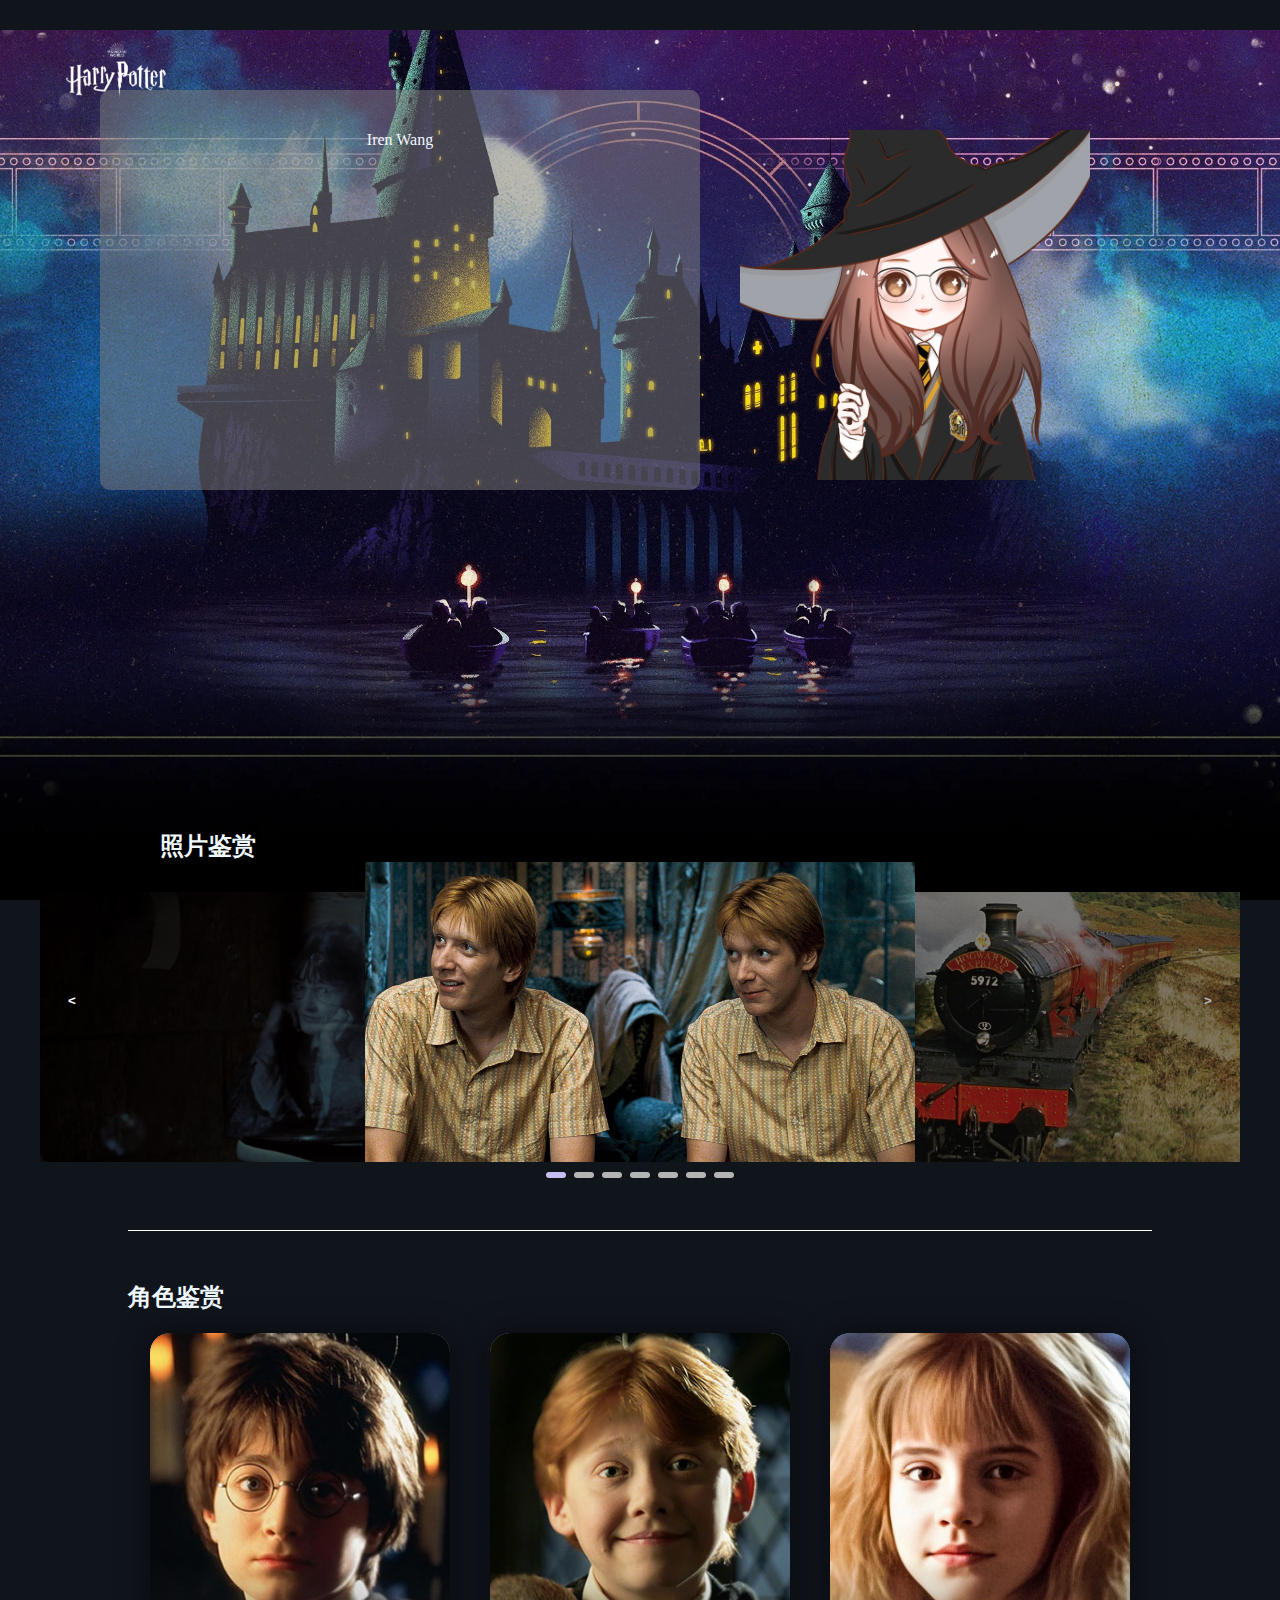
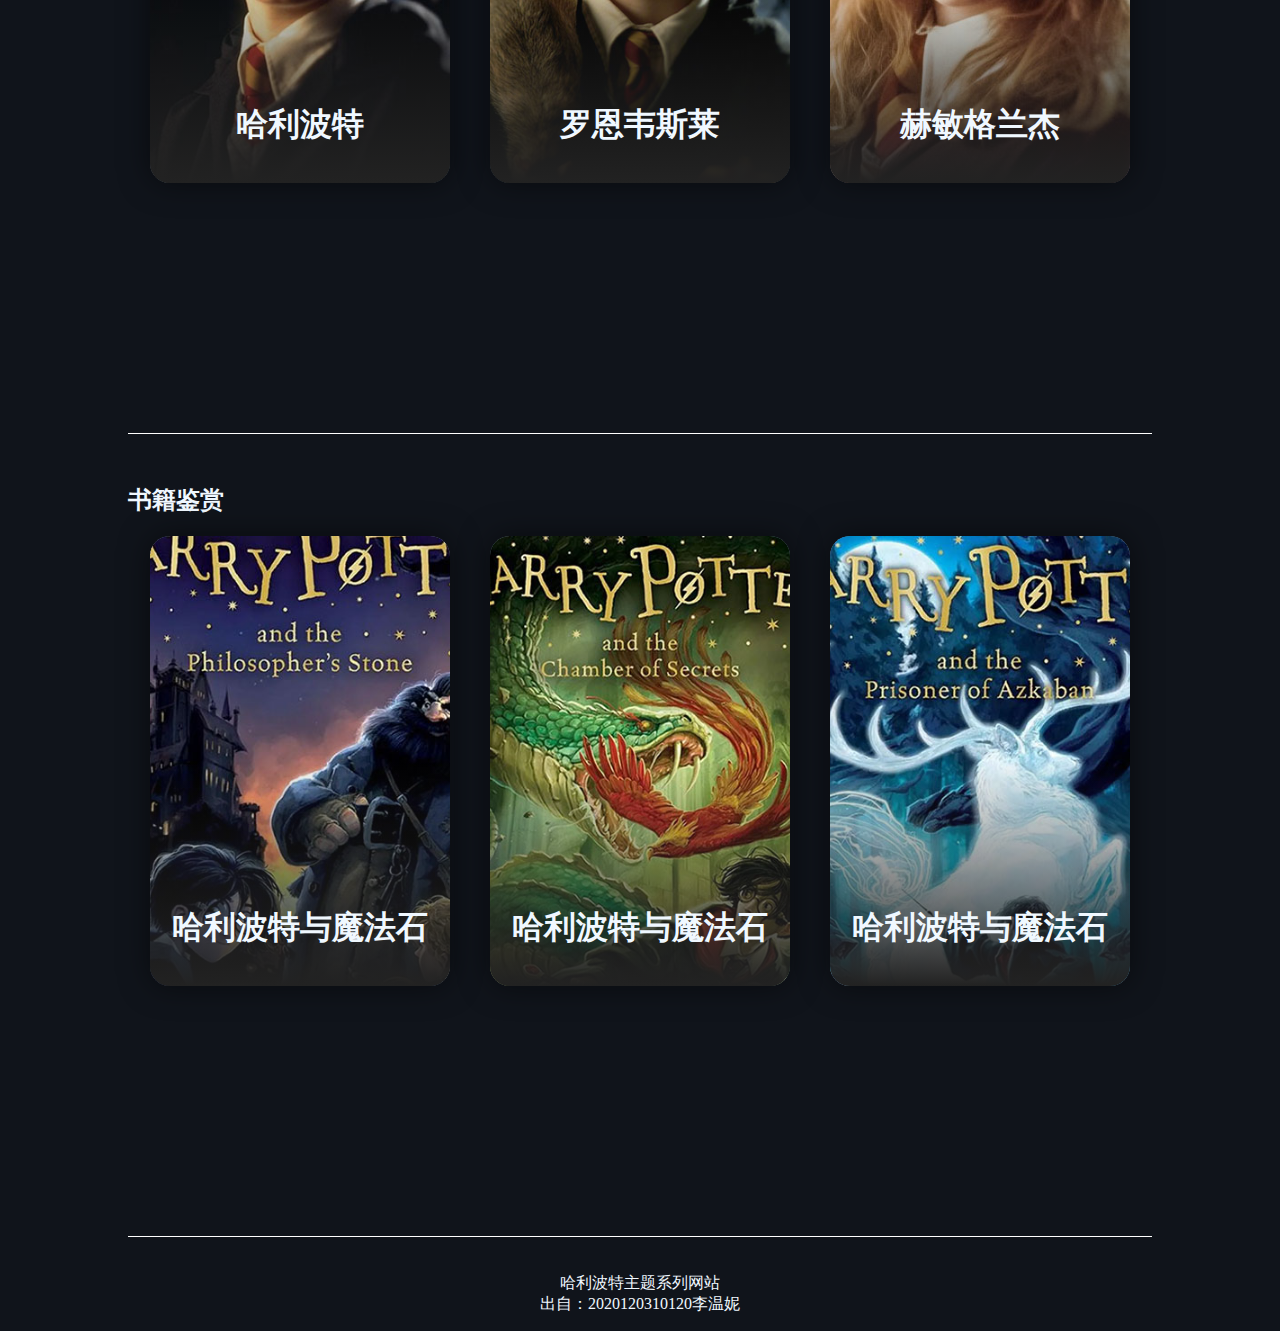
<file: HarryPortWeb/html/index.html>
<!DOCTYPE html>
<html lang="en">
<head>
    <meta charset="UTF-8">
    <title>HarryPotter</title>
    <link rel="stylesheet" href="../css/index.css">
</head>
<body>
    <div id="part1">
    <header>
        <nav>
        <a href="./index.html" class="logo">
            <img src="../image/logo.png">
        </a>
    </nav>
        <div class="transparent-box">
            <p>Iren Wang</p>
        </div>
        <div>
            <img class="yueyue" src="../image/yueyue.png">
        </div>
    </header>

    </div>
        <!-- 首页内容 -->
        <div class="part2">
            <div class="biaoti1"><h2>照片鉴赏</h2></div>
            <!-- 放图片 -->
            <div class="banner-box"></div>
            <!-- 左右图标 -->
            <button class="slide-left-btn">&lt</button>
            <button class="slide-right-btn">&gt</button>
            <div class="pagination-box"></div>
        </div>
        <div class="underline1"></div>
        <div class="part3">
            <div class="biaoti2"><h2>角色鉴赏</h2></div>
            <div class="chose">
                <div class="card">
                    <div class="photo">
                        <img src="../image/头像.jpg" alt="1">
                    </div>
                    <h1>哈利波特</h1>
                    <h2>HarryPotter</h2>
                    <p>哈利从小受尽苦难，并没有被苦难压倒，而有志气做一名本事高强的巫师。</p>
                    <a href="tml">了解更多</a>
                </div>
                <div class="card">
                    <div class="photo">
                        <img src="../image/头像2.jpg" alt="2">
                    </div>
                    <h1>罗恩韦斯莱</h1>
                    <h2>Ron Weasley</h2>
                    <p>哈利的好友，书中的喜剧角色。和哈利是铁哥们，最后和赫敏结婚，并和哈利在魔法部成为同事。</p>
                    <a href="tml">了解更多</a>
                </div>
                <div class="card">
                    <div class="photo">
                        <img src="../image/头像3.jpg" alt="3">
                    </div>
                    <h1>赫敏格兰杰</h1>
                    <h2>Hermione Granger</h2>
                    <p>赫敏格兰杰是小说《哈利·波特》系列主角之一，于1979年9月19日生于一个普通中产阶级家庭。</p>
                    <a href="tml">了解更多</a>
                </div>
            </div>
        </div>
        <div class="underline2"></div>
        <div class="part4">
            <div class="biaoti3"><h2>书籍鉴赏</h2></div>
            <div class="chose2">
                <div class="card2">
                    <div class="photo2">
                        <img src="../image/书2.jpg" alt="1">
                    </div>
                    <h1>哈利波特与魔法石</h1>
                    <h2>系列第一部</h2>
                    <p>哈利一年级时与罗恩，赫敏找出了魔法石的秘密并突破关卡阻止了被伏地魔附身的奇洛教授窃取魔法石。</p>
                    <a href="book.html">了解更多</a>
                </div>
                <div class="card2">
                    <div class="photo2">
                        <img src="../image/书.jpg" alt="2">
                    </div>
                    <h1>哈利波特与魔法石</h1>
                    <h2>系列第二部</h2>
                    <p>哈利一年级时与罗恩，赫敏找出了魔法石的秘密并突破关卡阻止了被伏地魔附身的奇洛教授窃取魔法石。</p>
                    <a href="book.html">了解更多</a>
                </div>
                <div class="card2">
                    <div class="photo2">
                        <img src="../image/书3.jpg" alt="3">
                    </div>
                    <h1>哈利波特与魔法石</h1>
                    <h2>系列第三部</h2>
                    <p>哈利一年级时与罗恩，赫敏找出了魔法石的秘密并突破关卡阻止了被伏地魔附身的奇洛教授窃取魔法石。</p>
                    <a href="book.html">了解更多</a>
                </div>
            </div>
        </div>
        <div class="underline3"></div>
        <div class="footer">
            哈利波特主题系列网站<br>
            出自：2020120310120李温妮<br>
        </div>
    <script src="../jsp/index.js"></script>
</body>
</html>
</file>
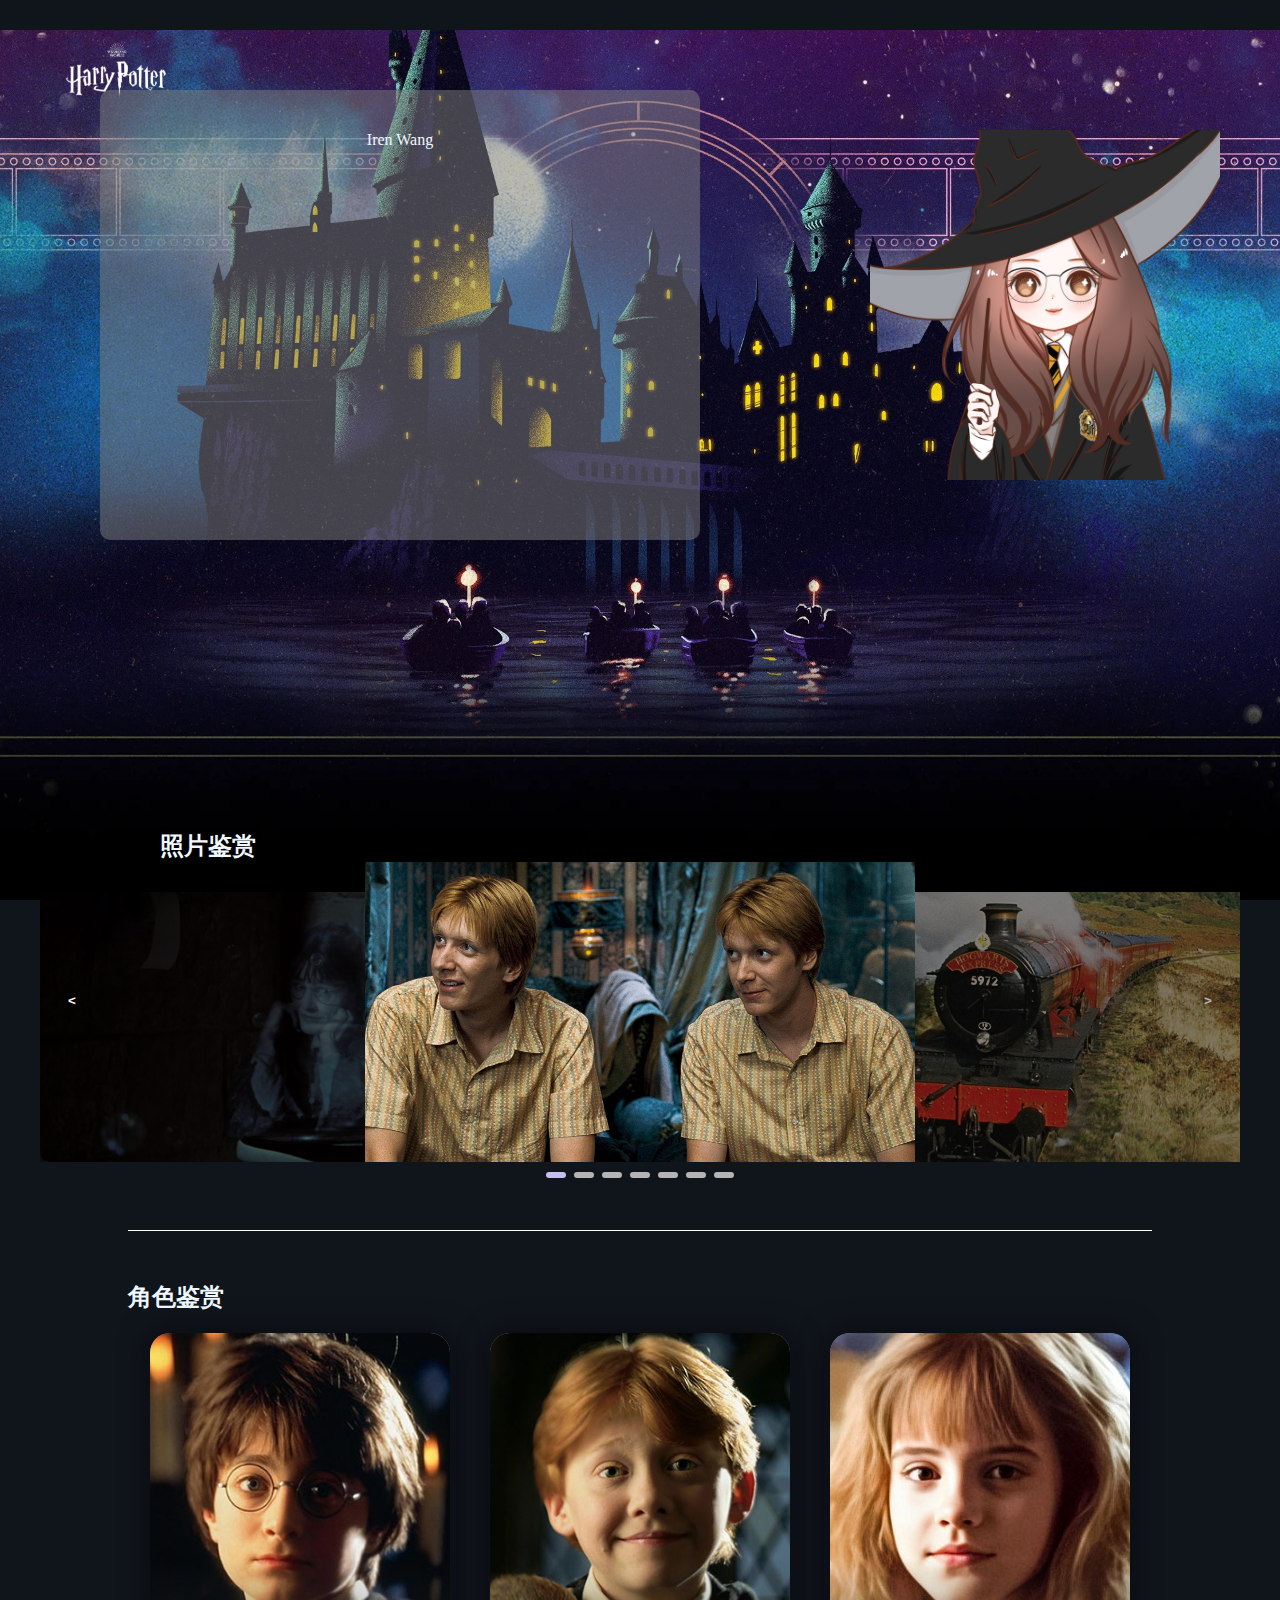
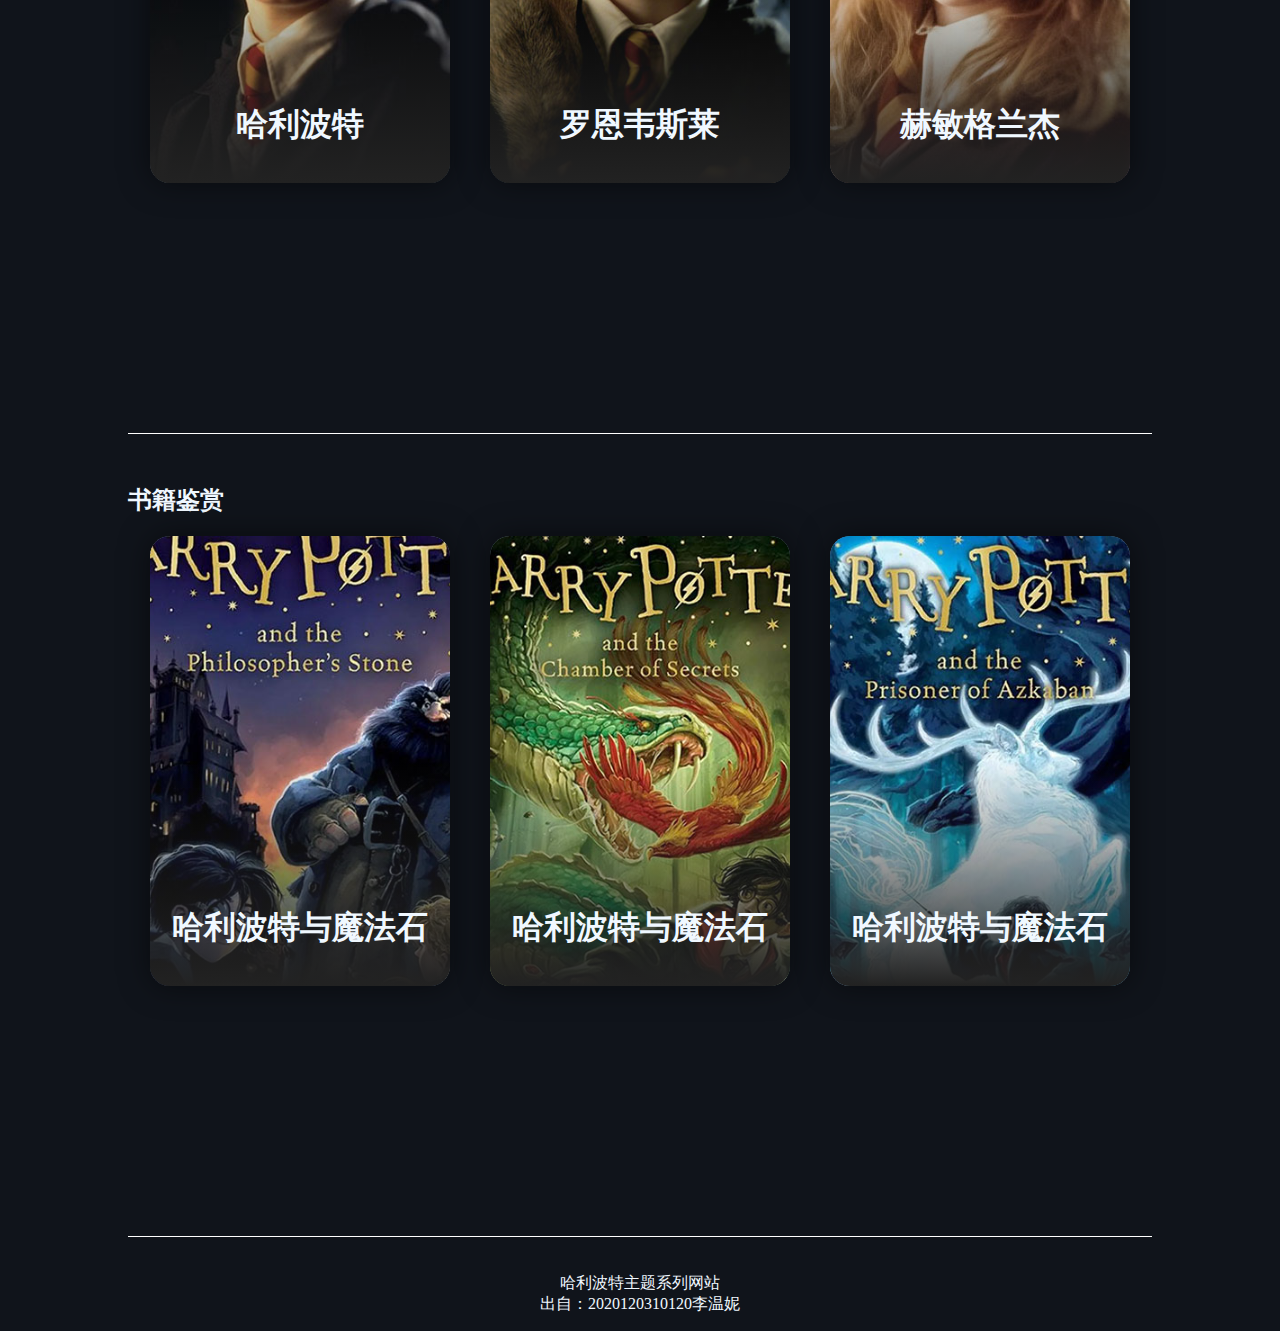
<file: HarryPotterWeb/html/index.html>
<!DOCTYPE html>
<html lang="en">
<head>
    <meta charset="UTF-8">
    <title>HarryPotter</title>
    <link rel="stylesheet" href="../css/index.css">
</head>
<body>
    <div id="part1">
    <header>
        <nav>
        <a href="./index.html" class="logo">
            <img src="../image/logo.png">
        </a>
    </nav>
        <div class="transparent-box">
            <p>Iren Wang</p>
        </div>
        <div>
            <img class="yueyue" src="../image/yueyue.png">
        </div>
    </header>

    </div>
        <!-- 首页内容 -->
        <div class="part2">
            <div class="biaoti1"><h2>照片鉴赏</h2></div>
            <!-- 放图片 -->
            <div class="banner-box"></div>
            <!-- 左右图标 -->
            <button class="slide-left-btn">&lt</button>
            <button class="slide-right-btn">&gt</button>
            <div class="pagination-box"></div>
        </div>
        <div class="underline1"></div>
        <div class="part3">
            <div class="biaoti2"><h2>角色鉴赏</h2></div>
            <div class="chose">
                <div class="card">
                    <div class="photo">
                        <img src="../image/头像.jpg" alt="1">
                    </div>
                    <h1>哈利波特</h1>
                    <h2>HarryPotter</h2>
                    <p>哈利从小受尽苦难，并没有被苦难压倒，而有志气做一名本事高强的巫师。</p>
                    <a href="../html/intro.html">了解更多</a>
                </div>
                <div class="card">
                    <div class="photo">
                        <img src="../image/头像2.jpg" alt="2">
                    </div>
                    <h1>罗恩韦斯莱</h1>
                    <h2>Ron Weasley</h2>
                    <p>哈利的好友，书中的喜剧角色。和哈利是铁哥们，最后和赫敏结婚，并和哈利在魔法部成为同事。</p>
                    <a href="../html/intro.html">了解更多</a>
                </div>
                <div class="card">
                    <div class="photo">
                        <img src="../image/头像3.jpg" alt="3">
                    </div>
                    <h1>赫敏格兰杰</h1>
                    <h2>Hermione Granger</h2>
                    <p>赫敏格兰杰是小说《哈利·波特》系列主角之一，于1979年9月19日生于一个普通中产阶级家庭。</p>
                    <a href="../html/intro.html">了解更多</a>
                </div>
            </div>
        </div>
        <div class="underline2"></div>
        <div class="part4">
            <div class="biaoti3"><h2>书籍鉴赏</h2></div>
            <div class="chose2">
                <div class="card2">
                    <div class="photo2">
                        <img src="../image/书2.jpg" alt="1">
                    </div>
                    <h1>哈利波特与魔法石</h1>
                    <h2>系列第一部</h2>
                    <p>哈利一年级时与罗恩，赫敏找出了魔法石的秘密并突破关卡阻止了被伏地魔附身的奇洛教授窃取魔法石。</p>
                    <a href="./book.html">了解更多</a>
                </div>
                <div class="card2">
                    <div class="photo2">
                        <img src="../image/书.jpg" alt="2">
                    </div>
                    <h1>哈利波特与魔法石</h1>
                    <h2>系列第二部</h2>
                    <p>哈利一年级时与罗恩，赫敏找出了魔法石的秘密并突破关卡阻止了被伏地魔附身的奇洛教授窃取魔法石。</p>
                    <a href="./book.html">了解更多</a>
                </div>
                <div class="card2">
                    <div class="photo2">
                        <img src="../image/书3.jpg" alt="3">
                    </div>
                    <h1>哈利波特与魔法石</h1>
                    <h2>系列第三部</h2>
                    <p>哈利一年级时与罗恩，赫敏找出了魔法石的秘密并突破关卡阻止了被伏地魔附身的奇洛教授窃取魔法石。</p>
                    <a href="./book.html">了解更多</a>
                </div>
            </div>
        </div>
        <div class="underline3"></div>
        <div class="footer">
            哈利波特主题系列网站<br>
            出自：2020120310120李温妮<br>
        </div>
    <script src="../jsp/index.js"></script>
</body>
</html>
</file>
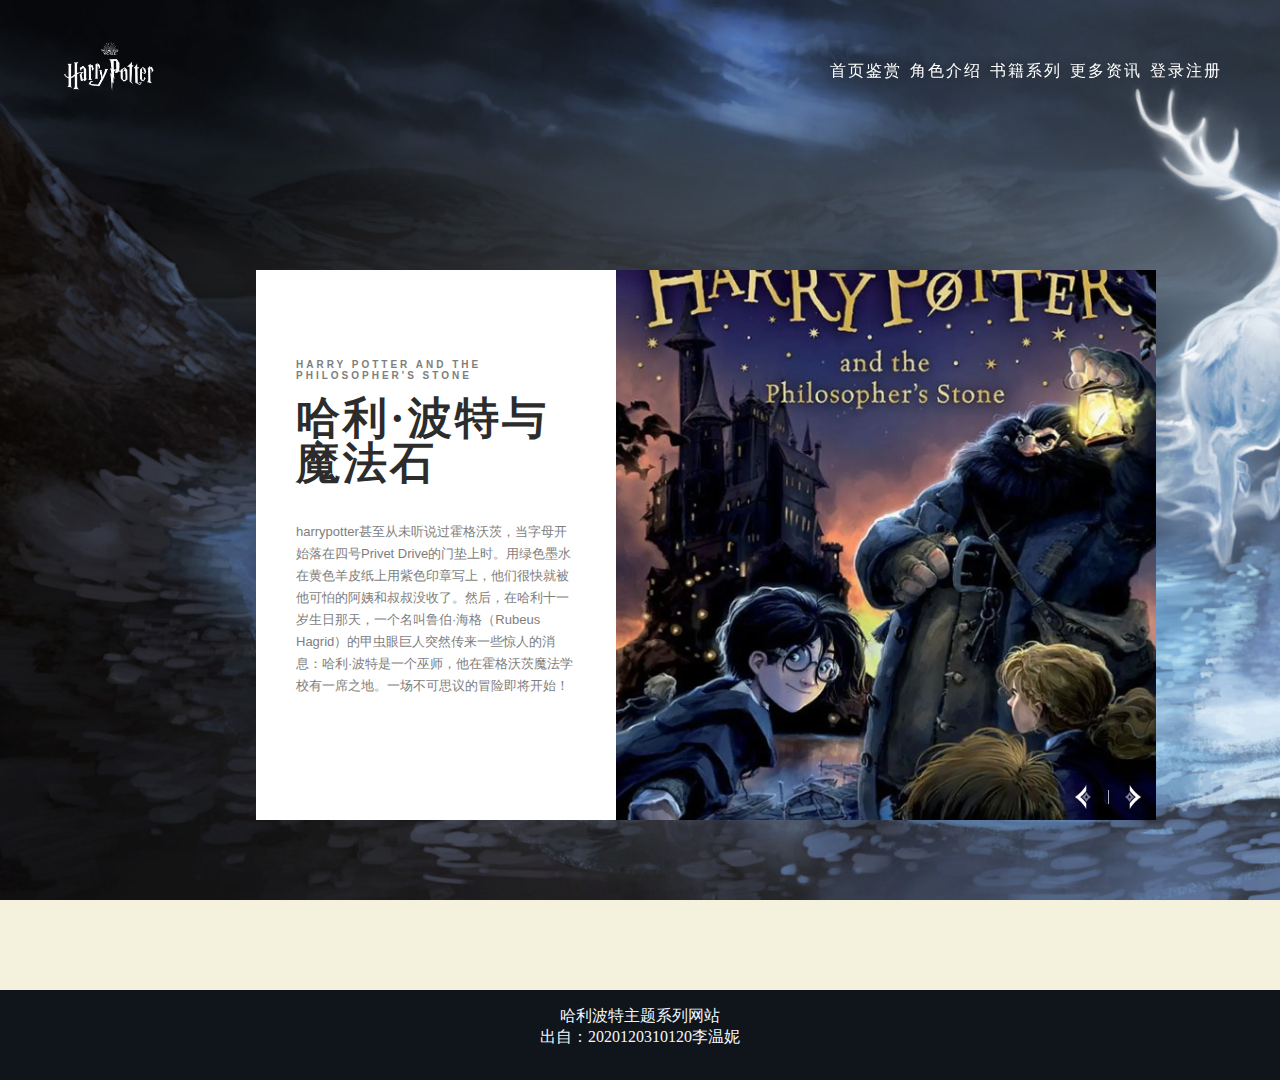
<file: HarryPotterWeb/html/book.html>
<!DOCTYPE html>
<html lang="en">
<head>
    <meta charset="UTF-8">
    <title>HarryPotter</title>
    <link rel="stylesheet" href="../css/book.css">
    <script src="../jsp/jquery-3.6.min.js"></script>
</head>
<body>
<div id="part1">
    <header>
        <nav>
        <a href="./index.html" class="logo">
            <img src="../image/logo.png">
        </a>
        <ul class="navigation-bar">
            <li><a href="./index.html">首页鉴赏</a></li>
            <li><a href="./intro.html">角色介绍</a></li>
            <li><a href="./book.html">书籍系列</a></li>
            <li><a href="./shop.html">更多资讯</a></li>
            <li><a href="./user.html">登录注册</a></li>
        </ul>
    </nav>
    </header>
</div>

<div class="carousel">
    <!-- 箭头绘制 -->
    <div class="carousel_nav">
        <span id="moveLeft" class="carousel_arrow">
            <img class="carousel_icon" src="../image/left_arrow.png" width="24" height="24">
        </span>
        <span id="moveRight" class="carousel_arrow">
            <img class="carousel_icon" src="../image/right_arrow.png" width="24" height="24">
        </span>
    </div>

    <!-- 图片文章概述 -->
    <div class="carousel-item carousel-item--1">
        <div class="carousel-item_image"></div>
        <div class="carousel-item_info">
            <div class="carousel-item_cantainer">
              <h2 class="carousel-item_subtitle">Harry Potter and the Philosopher's Stone</h2>
              <h1 class="carousel-item_title">哈利·波特与魔法石</h1>
              <p class="carousel-item_description">harrypotter甚至从未听说过霍格沃茨，当字母开始落在四号Privet Drive的门垫上时。用绿色墨水在黄色羊皮纸上用紫色印章写上，他们很快就被他可怕的阿姨和叔叔没收了。然后，在哈利十一岁生日那天，一个名叫鲁伯·海格（Rubeus Hagrid）的甲虫眼巨人突然传来一些惊人的消息：哈利·波特是一个巫师，他在霍格沃茨魔法学校有一席之地。一场不可思议的冒险即将开始！</p>
            </div>
        </div>
    </div>
    
    <div class="carousel-item carousel-item--2">
        <div class="carousel-item_image"></div>
        <div class="carousel-item_info">
            <div class="carousel-item_container">
              <h2 class="carousel-item_subtitle">Harry Potter and the Chamber of Secrets</h2>
              <h1 class="carousel-item_title">哈利·波特与密室</h1>
              <p class="carousel-item_description">harrypotter的夏天包括有史以来最糟糕的生日，来自一个名叫多比的家养小精灵的厄运警告，以及他的朋友罗恩·韦斯莱乘坐神奇的飞行汽车从德思礼家中救出！回到霍格沃茨魔法学校读二年级后，哈利听到奇怪的窃窃私语在空荡荡的走廊里回荡，然后攻击开始了。学生们被发现好像变成了石头...多比的险恶预言似乎正在成真。</p>
            </div>
        </div>
    </div>
        
    <div class="carousel-item carousel-item--3">
        <div class="carousel-item_image"></div>
        <div class="carousel-item_info">
            <div class="carousel-item_container">
              <h2 class="carousel-item_subtitle">Harry Potter and the Prisoner of Azkaban</h2>
              <h1 class="carousel-item_title">哈利·波特与阿兹卡班囚徒</h1>
              <p class="carousel-item_description">当骑士巴士在黑暗中坠毁，在他面前尖叫着停了下来，这是哈利波特在霍格沃茨又一个远非平凡的一年的开始。小天狼星·布莱克（Sirius Black）是逃跑的大规模杀人犯，也是伏地魔的追随者，他正在逃跑 - 他们说他正在追捕哈利。在他的第一堂占卜课上，特里劳尼教授在哈利的茶叶中看到了死亡的预兆......但也许最可怕的是摄魂怪们在学校操场上巡逻，用他们那令人心碎的吻。</p>
            </div>
        </div>
    </div>
      
    <div class="carousel-item carousel-item--4">
        <div class="carousel-item_image"></div>
        <div class="carousel-item_info">
            <div class="carousel-item_container">
              <h2 class="carousel-item_subtitle">Harry Potter and the Goblet of Fire</h2>
              <h1 class="carousel-item_title">哈利·波特与火焰杯</h1>
              <p class="carousel-item_description">三强争霸赛将在霍格沃茨举行。只有年满十七岁的巫师才能进入——但这并不能阻止哈利梦想自己会赢得比赛。然后在万圣节，当火焰杯被选中时，哈利惊讶地发现他的名字是魔法杯子挑选出来的名字之一。他将面临不畏死亡的任务，龙和黑巫师，但在他最好的朋友罗恩和赫敏的帮助下，他可能会活过来！</p>
            </div>
        </div>
    </div>
      
    <div class="carousel-item carousel-item--5">
        <div class="carousel-item_image"></div>
        <div class="carousel-item_info">
           <div class="carousel-item_container">
              <h2 class="carousel-item_subtitle">Harry Potter and the Order of the Phoenix</h2>
              <h1 class="carousel-item_title">哈利·波特与凤凰社</h1>
              <p class="carousel-item_description">黑暗时代已经来到霍格沃茨。在摄魂怪袭击了他的表弟达力之后，哈利·波特知道伏地魔会不惜一切代价找到他。有很多人否认黑魔王的回归，但哈利并不孤单：一个秘密组织聚集在格里莫广场，与黑暗势力作战。哈利必须让斯内普教授教他如何保护自己免受伏地魔对他心灵的野蛮攻击。但是他们一天比一天强大，哈利的时间不多了。</p>
            </div>
        </div>
    </div>

    <div class="carousel-item carousel-item--6">
        <div class="carousel-item_image"></div>
        <div class="carousel-item_info">
           <div class="carousel-item_container">
              <h2 class="carousel-item_subtitle">Harry Potter and the Half-Blood Prince</h2>
              <h1 class="carousel-item_title">哈利·波特与混血王子</h1>
              <p class="carousel-item_description">黑暗时代已经来到霍格沃茨。在摄魂怪袭击了他的表弟达力之后，哈利·波特知道伏地魔会不惜一切代价找到他。有很多人否认黑魔王的回归，但哈利并不孤单：一个秘密组织聚集在格里莫广场，与黑暗势力作战。哈利必须让斯内普教授教他如何保护自己免受伏地魔对他心灵的野蛮攻击。但是他们一天比一天强大，哈利的时间不多了。</p>
            </div>
        </div>
    </div>

    <div class="carousel-item carousel-item--7">
        <div class="carousel-item_image"></div>
        <div class="carousel-item_info">
           <div class="carousel-item_container">
              <h2 class="carousel-item_subtitle">Harry Potter and the Deathly Hallows</h2>
              <h1 class="carousel-item_title">哈利·波特与死亡圣器</h1>
              <p class="carousel-item_description">黑暗时代已经来到霍格沃茨。在摄魂怪袭击了他的表弟达力之后，哈利·波特知道伏地魔会不惜一切代价找到他。有很多人否认黑魔王的回归，但哈利并不孤单：一个秘密组织聚集在格里莫广场，与黑暗势力作战。哈利必须让斯内普教授教他如何保护自己免受伏地魔对他心灵的野蛮攻击。但是他们一天比一天强大，哈利的时间不多了。</p>
            </div>
        </div>
    </div>
</div>

<div class="footer">
        哈利波特主题系列网站<br>
        出自：2020120310120李温妮<br>
</div>
    <script src="../jsp/book.js"></script>
    <script src="../jsp/index.js"></script>

</body>
</html>
</file>
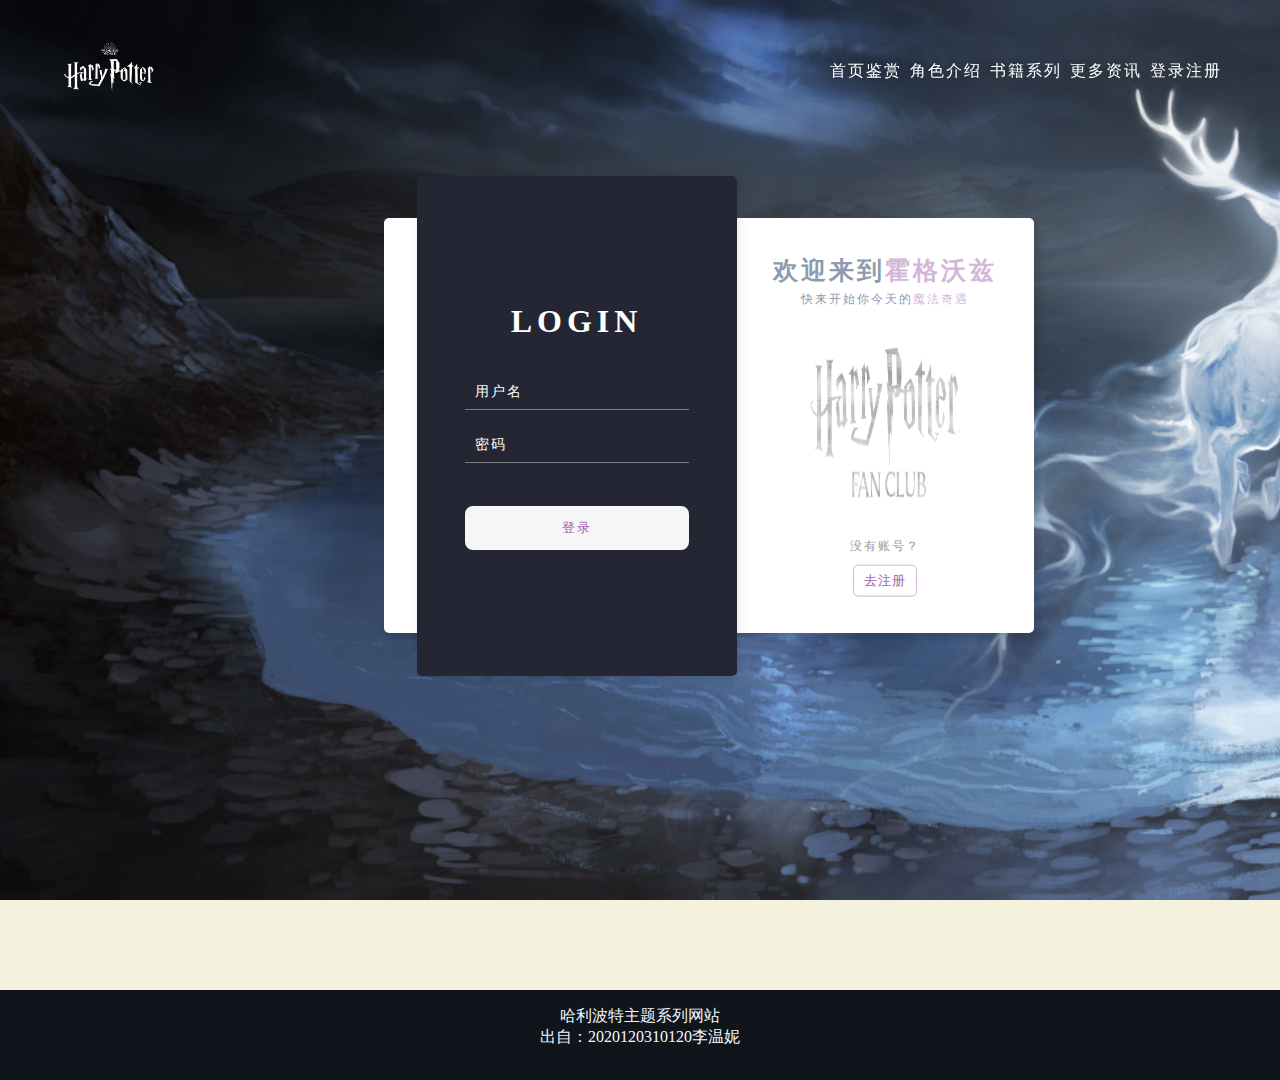
<file: HarryPotterWeb/html/user.html>
<!DOCTYPE html>
<html lang="en">
<head>
    <meta charset="UTF-8">
    <title>HarryPotter</title>
    <link rel="stylesheet" href="../css/user.css">
    <script src="../jsp/jquery-3.6.min.js"></script>
</head>
<body>
<div id="part1">
    <header>
        <nav>
        <a href="index.html" class="logo">
            <img src="../image/logo.png">
        </a>
        <ul class="navigation-bar">
            <li><a href="./index.html">首页鉴赏</a></li>
            <li><a href="./intro.html">角色介绍</a></li>
            <li><a href="./book.html">书籍系列</a></li>
            <li><a href="./shop.html">更多资讯</a></li>
            <li><a href="./user.html">登录注册</a></li>
        </ul>
    </nav>
    </header>
</div>

<div class="container">
    <div class="form-box">
        <!-- 注册 -->
        <div class="register-box hidden">
            <h1>register</h1>
            <input type="text" placeholder="用户名"id="name2">
            <input type="email" placeholder="邮箱"id="email">
            <input type="password" placeholder="密码" id="pwd2">
            <input type="password" placeholder="确认密码" id="pwd3">
            <button class="zhuce" onclick="dianji2()">注册</button>
        </div>
        <!-- 登录 -->
        <div class="login-box">
            <h1>login</h1>
            <input type="text" placeholder="用户名" id="name">
            <input type="password" placeholder="密码" id="pwd">
            <button id="denglu" onclick="dianji()">登录</button>
        </div>
    </div>
    <div class="con-box left">
        <h2>欢迎来到<span>霍格沃兹</span></h2>
        <p>点击注册即可开始你的<span>魔法世界</span>之旅</p>
        <img src="../image/logo2.png" alt="logo">
        <p>已有账号</p>
        <button id="login">去登录</button>
    </div>
    <div class="con-box right">
        <h2>欢迎来到<span>霍格沃兹</span></h2>
        <p>快来开始你今天的<span>魔法奇遇</span></p>
        <img src="../image/logo2.png" alt="logo">
        <p>没有账号？</p>
        <button id="register">去注册</button>
    </div>
</div>

<div class="footer">
    哈利波特主题系列网站<br>
    出自：2020120310120李温妮<br>
</div>
<script src="../jsp/user.js"></script>
<script src="../jsp/index.js"></script>

</body>
</html>
</file>
<file: HarryPortWeb/css/index.css>
*{
    margin: 0;
    padding: 0;
    box-sizing: border-box;
    color: aliceblue;
}
body{
    background-color: #10141b;
}

/* 头部背景图片 */
#part1 header {
    height: 100%;
    width: 100%;
    background: url('../image/castle.jpg')fixed bottom;
    background-size: cover;
    position: absolute;
    display: flex;
}

/* 导航栏 */
#part1 header nav{
    /* 固定定位 */
    position: fixed;
    top: 0;
    left: 0;
    width: 100%;
    /* 弹性布局 */
    display: flex;
    /* 将元素靠边对齐 */
    justify-content: space-between;
    align-items: center;
    padding: 40px 50px;
    z-index: 999;
    /* 动画过渡 */
    transform: 0.6s;
}
#part1 header nav img{
    max-width: 15%;
    height: auto;
}
#part1 header nav ul {
    display: flex;
    justify-content: center;
    align-items: center;
}
#part1 header nav ul li{
    list-style: none;
    width: 80px;
}
#part1 header nav ul li a{
    text-decoration: none;
    color: #fff;
    font-weight: 500;
    letter-spacing: 2px;
    transition: 0.6s;
}
/* 鼠标滑动时效果 */
#part1 header .navigation-bar a:hover{
    color:#C6BEEE;
}
/* 鼠标滚动后，改变导航栏样式 */
#part1 header nav.sticky{
    padding: 3px 100px;
    background-color:#242633;
    border-radius: 0 0 100px 100px;
    box-shadow: 5px 5px 10px 2px black;
}

/* 头部文字 */
header .text{
    text-align: center;
    position: relative;
    top: 30%;
    color: #fff;
}

.transparent-box {
    background-color: rgba(128, 128, 128, 0.5); /* 使用rgba()来设置颜色和不透明度。 */
    width: 600px;
    height: 400px;
    margin-top: 60px;
    margin-left: 100px;
    border-radius: 10px; /* 使用border-radius来设置圆角。 */
    text-align: center;
    line-height: 100px; /* 使用line-height来垂直居中文字。 */
    color: white;
}


.yueyue {
    height: 350px;
    display: flex;
    margin-top: 100px;
    align-items: center; /* 垂直居中 */
    width: 350px;
    height: auto;
    position: absolute;
    margin-left: 40px;
}

header .text h2{
    font-size: 100px;
    font-weight: normal;
    margin: 0 0 -55px;
    color: #a96700;
}
header .text h1 {
    margin-bottom: 0;
    font-size: 47px;
    font-weight: bold;
    letter-spacing: 9.4px;
    margin: 0 0 15px;
}
header .text span{
    font-size: 40px;
    margin-bottom: 12px;
}

/* 第一部分 */
.part2{
    /* position: absolute; */
    width: auto;
    top: 800px;
    position:relative;
    margin: 30px auto;
    height: 300px;
    max-width: 1200px;
    min-width: 700px;
}
.biaoti1{
    margin-left:10%;
}
.banner-box{
    position: relative;
    height: 100%;
    width: 100%;
}
.banner-item{
    position: absolute;
    bottom: 0;
    left: 50%;
    transform: translateX(-50%);
    width: 500px;
    height: 90%;
    background-color: #000;
    box-sizing: border-box;
    border-radius: 10px;
    transition: all 0.5s;
    z-index: 0;
}
.banner-item>img{
    display: block;
    width: 100%;
    height: 100%;
    opacity:0.5;
    transform: opacity 0.5s;
    object-fit: cover;
}
.banner-item.left{
    left: 0;
    transform:translateX(0);
    z-index: 50;
}
.banner-item.right{
    left:100%;
    transform: translateX(-100%);
    z-index: 50;
}
.banner-item.middle{
    width: 550px;
    height: 100%;
    z-index: 100;
}
.banner-item.banner-item.middle>img{
    opacity:1;
}
.slide-left-btn,.slide-right-btn{
    position: absolute;
    top: 50%;
    z-index: 200;
    width: 40px;
    height: 40px;
    font-weight: 900;
    color: #b4b4b4;
    border: none;
    background: none;
}
.slide-left-btn,.slide-right-btn:hover{
    color: #fff;
}
.slide-left-btn{
    left: 1%;
}
.slide-right-btn{
    right: 1%;
}
.pagination-box{
    margin-top: 10px;
    width: 100%;
    display: flex;
    justify-content: center;
}
.pagination-box>span{
    width: 20px;
    height: 6px;
    border-radius: 3px;
    margin: 0 4px;
    background-color: #b4b4b4;
}
.pagination-box>span.chose{
    background: #C6BEEE;
}
/* 分割线 */
.underline1{
    position: relative;
    margin-top: 900px;
    margin-left: 10%;
    margin-right: 900px;
    margin-bottom: 50px;
    width: 80%;
    height: 1px;
    background-color: #fff;
}
/* 第二部分 */
.biaoti2{
    margin-left:10%;
}
.chose{
     /* 100%的窗口高度 */
     height: 80vh;
     /* 弹性布局 水平+垂直居中 */
     display: flex;
     justify-content: center;
}
.card{
    /* 相对定位 */
    position: relative;
    /* 图片大小和排列 */
    width: 300px;
    height: 450px;
    margin: 20px;
    background-color: #758a99;
    border-radius: 20px;
    /* 溢出隐藏 */
    overflow: hidden;
    /* 弹性布局 */
    display: flex;
    /* 元素纵向排列 */
    flex-direction: column;
    /* 居中 */
    align-items: center;
    color: #fff;
    /* 阴影 */
    box-shadow: 0 0 30px rgba(0, 0, 0, 0.5);
    /* 不让其他被挤压 */
    flex-shrink: 0;

}
.card .photo img{
    width: 100%;
    height: 100%;
    /* 保持原有尺寸比例,裁切长边 */
    object-fit: cover;
}

/* 默认大图 */
.card .photo{
    /* 绝对定位 */
    position: absolute;
    top: 0;
    width: 100%;
    height: 100%;
    border-radius: 0%;
    overflow: hidden;
    /* 动画过渡 */
    transition: 0.5s;   
}
/* 鼠标移入变小图 */
.card:hover .photo{
    top: 30px;
    width: 120px;
    height: 120px;
    border-radius: 50%;
    box-shadow: 0 0 20px rgba(0, 0, 0, 0.8);
}
/* 这里加个黑色到透明的渐变背景，可以更好的看清楚名字 */
.card .photo::before{
    content: "";
    position: absolute;
    width: 100%;
    height: 100%;
    background: linear-gradient(to bottom,transparent 50%,#222);
}
.card h1{
    position: absolute;
    top: 370px;
    transition: 0.5s;
}
.card:hover h1{
    top: 170px;
}
.card h2{
    margin-top: 220px;
    width: 80%;
    border-bottom: 1px solid rgba(255, 255, 255, 0.3);
    font-size: 20px;
    text-align: center;
    margin-bottom: 20px;
    padding-bottom: 20px;
}
.card p {
    width: 90%;
    text-indent: 32px;
    font-size: 16px;
    margin-bottom: 15px;
    line-height: 30px;
}
.card a{
    font-size: 14px;
    color: rgba(255, 255, 255, 0.8);
    text-decoration: none;
    border: 1px solid rgba(255, 255, 255, 0.5);
    padding: 8px 32px;
    border-radius: 8px;
}
.card a:hover{
    color: #fff;
    background-color: rgba(255, 255, 255, 0.2);
}
/* 分割线 */
.underline2{
    position: relative;
    margin-left: 10%;
    margin-right: 900px;
    margin-bottom: 50px;
    width: 80%;
    height: 1px;
    background-color: #fff;
}
/* 第三部分 */
.biaoti3{
    margin-left:10%;
}
.chose2{
     /* 100%的窗口高度 */
     height: 80vh;
     /* 弹性布局 水平+垂直居中 */
     display: flex;
     justify-content: center;
}
.card2{
    /* 相对定位 */
    position: relative;
    /* 图片大小和排列 */
    width: 300px;
    height: 450px;
    margin: 20px;
    background-color: #758a99;
    border-radius: 20px;
    /* 溢出隐藏 */
    overflow: hidden;
    /* 弹性布局 */
    display: flex;
    /* 元素纵向排列 */
    flex-direction: column;
    /* 居中 */
    align-items: center;
    color: #fff;
    /* 阴影 */
    box-shadow: 0 0 30px rgba(0, 0, 0, 0.5);
    /* 不让其他被挤压 */
    flex-shrink: 0;

}
.card2 .photo2 img{
    width: 100%;
    height: 100%;
    /* 保持原有尺寸比例,裁切长边 */
    object-fit: cover;
}

/* 默认大图 */
.card2 .photo2{
    /* 绝对定位 */
    position: absolute;
    top: 0;
    width: 100%;
    height: 100%;
    border-radius: 0%;
    overflow: hidden;
    /* 动画过渡 */
    transition: 0.5s;   
}
/* 鼠标移入变小图 */
.card2:hover .photo2{
    top: 30px;
    width: 120px;
    height: 120px;
    border-radius: 50%;
    box-shadow: 0 0 20px rgba(0, 0, 0, 0.8);
}
/* 这里加个黑色到透明的渐变背景，可以更好的看清楚名字 */
.card2 .photo2::before{
    content: "";
    position: absolute;
    width: 100%;
    height: 100%;
    background: linear-gradient(to bottom,transparent 50%,#222);
}
.card2 h1{
    position: absolute;
    top: 370px;
    transition: 0.5s;
}
.card2:hover h1{
    top: 170px;
}
.card2 h2{
    margin-top: 220px;
    width: 80%;
    border-bottom: 1px solid rgba(255, 255, 255, 0.3);
    font-size: 20px;
    text-align: center;
    margin-bottom: 20px;
    padding-bottom: 20px;
}
.card2 p {
    width: 90%;
    text-indent: 32px;
    font-size: 16px;
    margin-bottom: 15px;
    line-height: 30px;
}
.card2 a{
    font-size: 14px;
    color: rgba(255, 255, 255, 0.8);
    text-decoration: none;
    border: 1px solid rgba(255, 255, 255, 0.5);
    padding: 8px 32px;
    border-radius: 8px;
}
.card2 a:hover{
    color: #fff;
    background-color: rgba(255, 255, 255, 0.2);
}
/* 分割线 */
.underline3{
    position: relative;
    margin-left: 10%;
    margin-right: 900px;
    margin-bottom: 20px;
    width: 80%;
    height: 1px;
    background-color: #fff;
}

/* 底部 */
.footer {
    padding: 1rem;
    background-color: #10141b;
    text-align: center;
  }
</file>
<file: HarryPotterWeb/css/index.css>
*{
    margin: 0;
    padding: 0;
    box-sizing: border-box;
    color: aliceblue;
}
body{
    background-color: #10141b;
}

/* 头部背景图片 */
#part1 header {
    height: 100%;
    width: 100%;
    background: url('../image/castle.jpg')fixed bottom;
    background-size: cover;
    position: absolute;
    display: flex;
}

/* 导航栏 */
#part1 header nav{
    /* 固定定位 */
    position: fixed;
    top: 0;
    left: 0;
    width: 100%;
    /* 弹性布局 */
    display: flex;
    /* 将元素靠边对齐 */
    justify-content: space-between;
    align-items: center;
    padding: 40px 50px;
    z-index: 999;
    /* 动画过渡 */
    transform: 0.6s;
}
#part1 header nav img{
    max-width: 15%;
    height: auto;
}
#part1 header nav ul {
    display: flex;
    justify-content: center;
    align-items: center;
}
#part1 header nav ul li{
    list-style: none;
    width: 80px;
}
#part1 header nav ul li a{
    text-decoration: none;
    color: #fff;
    font-weight: 500;
    letter-spacing: 2px;
    transition: 0.6s;
}
/* 鼠标滑动时效果 */
#part1 header .navigation-bar a:hover{
    color:#C6BEEE;
}
/* 鼠标滚动后，改变导航栏样式 */
#part1 header nav.sticky{
    padding: 3px 100px;
    background-color:#242633;
    border-radius: 0 0 100px 100px;
    box-shadow: 5px 5px 10px 2px black;
}

/* 头部文字 */
header .text{
    text-align: center;
    position: relative;
    top: 30%;
    color: #fff;
}

.transparent-box {
    background-color: rgba(128, 128, 128, 0.5); /* 使用rgba()来设置颜色和不透明度。 */
    width: 600px;
    height: 450px;
    margin-top: 60px;
    margin-left: 100px;
    border-radius: 10px; /* 使用border-radius来设置圆角。 */
    text-align: center;
    line-height: 100px; /* 使用line-height来垂直居中文字。 */
    color: white;
}


.yueyue {
    height: 350px;
    display: flex;
    margin-top: 100px;
    align-items: center; /* 垂直居中 */
    width: 350px;
    height: auto;
    position: absolute;
    right: 60px;
}

header .text h2{
    font-size: 100px;
    font-weight: normal;
    margin: 0 0 -55px;
    color: #a96700;
}
header .text h1 {
    margin-bottom: 0;
    font-size: 47px;
    font-weight: bold;
    letter-spacing: 9.4px;
    margin: 0 0 15px;
}
header .text span{
    font-size: 40px;
    margin-bottom: 12px;
}

/* 第一部分 */
.part2{
    /* position: absolute; */
    width: auto;
    top: 800px;
    position:relative;
    margin: 30px auto;
    height: 300px;
    max-width: 1200px;
    min-width: 700px;
}
.biaoti1{
    margin-left:10%;
}
.banner-box{
    position: relative;
    height: 100%;
    width: 100%;
}
.banner-item{
    position: absolute;
    bottom: 0;
    left: 50%;
    transform: translateX(-50%);
    width: 500px;
    height: 90%;
    background-color: #000;
    box-sizing: border-box;
    border-radius: 10px;
    transition: all 0.5s;
    z-index: 0;
}
.banner-item>img{
    display: block;
    width: 100%;
    height: 100%;
    opacity:0.5;
    transform: opacity 0.5s;
    object-fit: cover;
}
.banner-item.left{
    left: 0;
    transform:translateX(0);
    z-index: 50;
}
.banner-item.right{
    left:100%;
    transform: translateX(-100%);
    z-index: 50;
}
.banner-item.middle{
    width: 550px;
    height: 100%;
    z-index: 100;
}
.banner-item.banner-item.middle>img{
    opacity:1;
}
.slide-left-btn,.slide-right-btn{
    position: absolute;
    top: 50%;
    z-index: 200;
    width: 40px;
    height: 40px;
    font-weight: 900;
    color: #b4b4b4;
    border: none;
    background: none;
}
.slide-left-btn,.slide-right-btn:hover{
    color: #fff;
}
.slide-left-btn{
    left: 1%;
}
.slide-right-btn{
    right: 1%;
}
.pagination-box{
    margin-top: 10px;
    width: 100%;
    display: flex;
    justify-content: center;
}
.pagination-box>span{
    width: 20px;
    height: 6px;
    border-radius: 3px;
    margin: 0 4px;
    background-color: #b4b4b4;
}
.pagination-box>span.chose{
    background: #C6BEEE;
}
/* 分割线 */
.underline1{
    position: relative;
    margin-top: 900px;
    margin-left: 10%;
    margin-right: 900px;
    margin-bottom: 50px;
    width: 80%;
    height: 1px;
    background-color: #fff;
}
/* 第二部分 */
.biaoti2{
    margin-left:10%;
}
.chose{
     /* 100%的窗口高度 */
     height: 80vh;
     /* 弹性布局 水平+垂直居中 */
     display: flex;
     justify-content: center;
}
.card{
    /* 相对定位 */
    position: relative;
    /* 图片大小和排列 */
    width: 300px;
    height: 450px;
    margin: 20px;
    background-color: #758a99;
    border-radius: 20px;
    /* 溢出隐藏 */
    overflow: hidden;
    /* 弹性布局 */
    display: flex;
    /* 元素纵向排列 */
    flex-direction: column;
    /* 居中 */
    align-items: center;
    color: #fff;
    /* 阴影 */
    box-shadow: 0 0 30px rgba(0, 0, 0, 0.5);
    /* 不让其他被挤压 */
    flex-shrink: 0;

}
.card .photo img{
    width: 100%;
    height: 100%;
    /* 保持原有尺寸比例,裁切长边 */
    object-fit: cover;
}

/* 默认大图 */
.card .photo{
    /* 绝对定位 */
    position: absolute;
    top: 0;
    width: 100%;
    height: 100%;
    border-radius: 0%;
    overflow: hidden;
    /* 动画过渡 */
    transition: 0.5s;   
}
/* 鼠标移入变小图 */
.card:hover .photo{
    top: 30px;
    width: 120px;
    height: 120px;
    border-radius: 50%;
    box-shadow: 0 0 20px rgba(0, 0, 0, 0.8);
}
/* 这里加个黑色到透明的渐变背景，可以更好的看清楚名字 */
.card .photo::before{
    content: "";
    position: absolute;
    width: 100%;
    height: 100%;
    background: linear-gradient(to bottom,transparent 50%,#222);
}
.card h1{
    position: absolute;
    top: 370px;
    transition: 0.5s;
}
.card:hover h1{
    top: 170px;
}
.card h2{
    margin-top: 220px;
    width: 80%;
    border-bottom: 1px solid rgba(255, 255, 255, 0.3);
    font-size: 20px;
    text-align: center;
    margin-bottom: 20px;
    padding-bottom: 20px;
}
.card p {
    width: 90%;
    text-indent: 32px;
    font-size: 16px;
    margin-bottom: 15px;
    line-height: 30px;
}
.card a{
    font-size: 14px;
    color: rgba(255, 255, 255, 0.8);
    text-decoration: none;
    border: 1px solid rgba(255, 255, 255, 0.5);
    padding: 8px 32px;
    border-radius: 8px;
}
.card a:hover{
    color: #fff;
    background-color: rgba(255, 255, 255, 0.2);
}
/* 分割线 */
.underline2{
    position: relative;
    margin-left: 10%;
    margin-right: 900px;
    margin-bottom: 50px;
    width: 80%;
    height: 1px;
    background-color: #fff;
}
/* 第三部分 */
.biaoti3{
    margin-left:10%;
}
.chose2{
     /* 100%的窗口高度 */
     height: 80vh;
     /* 弹性布局 水平+垂直居中 */
     display: flex;
     justify-content: center;
}
.card2{
    /* 相对定位 */
    position: relative;
    /* 图片大小和排列 */
    width: 300px;
    height: 450px;
    margin: 20px;
    background-color: #758a99;
    border-radius: 20px;
    /* 溢出隐藏 */
    overflow: hidden;
    /* 弹性布局 */
    display: flex;
    /* 元素纵向排列 */
    flex-direction: column;
    /* 居中 */
    align-items: center;
    color: #fff;
    /* 阴影 */
    box-shadow: 0 0 30px rgba(0, 0, 0, 0.5);
    /* 不让其他被挤压 */
    flex-shrink: 0;

}
.card2 .photo2 img{
    width: 100%;
    height: 100%;
    /* 保持原有尺寸比例,裁切长边 */
    object-fit: cover;
}

/* 默认大图 */
.card2 .photo2{
    /* 绝对定位 */
    position: absolute;
    top: 0;
    width: 100%;
    height: 100%;
    border-radius: 0%;
    overflow: hidden;
    /* 动画过渡 */
    transition: 0.5s;   
}
/* 鼠标移入变小图 */
.card2:hover .photo2{
    top: 30px;
    width: 120px;
    height: 120px;
    border-radius: 50%;
    box-shadow: 0 0 20px rgba(0, 0, 0, 0.8);
}
/* 这里加个黑色到透明的渐变背景，可以更好的看清楚名字 */
.card2 .photo2::before{
    content: "";
    position: absolute;
    width: 100%;
    height: 100%;
    background: linear-gradient(to bottom,transparent 50%,#222);
}
.card2 h1{
    position: absolute;
    top: 370px;
    transition: 0.5s;
}
.card2:hover h1{
    top: 170px;
}
.card2 h2{
    margin-top: 220px;
    width: 80%;
    border-bottom: 1px solid rgba(255, 255, 255, 0.3);
    font-size: 20px;
    text-align: center;
    margin-bottom: 20px;
    padding-bottom: 20px;
}
.card2 p {
    width: 90%;
    text-indent: 32px;
    font-size: 16px;
    margin-bottom: 15px;
    line-height: 30px;
}
.card2 a{
    font-size: 14px;
    color: rgba(255, 255, 255, 0.8);
    text-decoration: none;
    border: 1px solid rgba(255, 255, 255, 0.5);
    padding: 8px 32px;
    border-radius: 8px;
}
.card2 a:hover{
    color: #fff;
    background-color: rgba(255, 255, 255, 0.2);
}
/* 分割线 */
.underline3{
    position: relative;
    margin-left: 10%;
    margin-right: 900px;
    margin-bottom: 20px;
    width: 80%;
    height: 1px;
    background-color: #fff;
}

/* 底部 */
.footer {
    padding: 1rem;
    background-color: #10141b;
    text-align: center;
  }
</file>
<file: HarryPotterWeb/css/book.css>
*{
    margin: 0;
    padding: 0;
    box-sizing: border-box;
    color: aliceblue;
}
body{
    background: url('../image/intro.jpg')no-repeat;
    background-size: cover;
    padding: 0;
    margin: 0;
    background-attachment: fixed;
    background-color: #f4f1dd;
}
/* 导航栏 */
#part1 header nav{
    /* 固定定位 */
    position: fixed;
    top: 0;
    left: 0;
    width: 100%;
    /* 弹性布局 */
    display: flex;
    /* 将元素靠边对齐 */
    justify-content: space-between;
    align-items: center;
    padding: 40px 50px;
    z-index: 999;
    /* 动画过渡 */
    transform: 0.6s;
}
#part1 header nav img{
    max-width: 15%;
    height: auto;
}
#part1 header nav ul {
    display: flex;
    justify-content: center;
    align-items: center;
}
#part1 header nav ul li{
    list-style: none;
    width: 80px;
}
#part1 header nav ul li a{
    text-decoration: none;
    color: #fff;
    font-weight: 500;
    letter-spacing: 2px;
    transition: 0.6s;
}
/* 鼠标滑动时效果 */
#part1 header .navigation-bar a:hover{
    color:#C6BEEE;
}
/* 鼠标滚动后，改变导航栏样式 */
#part1 header nav.sticky{
    padding: 3px 100px;
    background-color:#242633;
    border-radius: 0 0 100px 100px;
    box-shadow: 5px 5px 10px 2px black;
}
/* 底部 */
.footer {
    position: absolute;
    height: 10vh;
    width: 100%;
    top: 110vh;
    padding: 1rem;
    background-color: #10141b;
    text-align: center;
  }
  /* 内容 */
  .carousel {
    width: 100%;
    height: 100%;
    display: flex;
    max-width: 900px;
    max-height: 550px;   
    overflow: hidden;
    position: absolute;
    top: 30%;
    left:20%;
}
.carousel-item {
    visibility:visible;
      display: flex;
      width: 100%;
      height: 100%;
      align-items: center;
      justify-content: flex-end;
        -webkit-align-items: center;
      -webkit-justify-content: flex-end;
      position: relative;
      background-color: #fff;
      flex-shrink: 0;
     -webkit-flex-shrink: 0;
      position: absolute;
      z-index: 0;
    transition: 0.6s all linear;
  }
  .carousel-item_info {
    height: 100%;
    display: flex;
    justify-content: center;
    flex-direction: column;
    
      display: -webkit-flex;
    -webkit-justify-content: center;
    -webkit-flex-direction: column;
    
    order: 1;
    left: 0;
    margin: auto;
    padding: 0 40px;
    width: 40%;
  
  }
  .carousel-item_image {
    width: 60%;
    height: 100%;
    order: 2;
    align-self: flex-end;
    flex-basis: 60%;
  
      -webkit-order: 2;
    -webkit-align-self: flex-end;
    -webkit-flex-basis: 60%;
  
    background-position: center;
    background-repeat: no-repeat;
    background-size: cover;
   position:relative;
  transform: translateX(100%);
  transition: 0.6s all ease-in-out;
}
.carousel-item_subtitle {
    font-family: 'Open Sans', sans-serif;
    letter-spacing: 3px;
    font-size: 10px;
    text-transform: uppercase;
    margin: 0;
    color: #7E7E7E;    
    font-weight: 700;
    transform: translateY(25%);
    opacity: 0;
    visibility: hidden;
    transition: 0.4s all ease-in-out;
}
.carousel-item_title {
    margin: 15px 0 0 0;
    font-family: 'Playfair Display', serif;
    font-size: 44px;
    line-height: 45px;
    letter-spacing: 3px;
    font-weight: 700;
    color: #2C2C2C;
    transform: translateY(25%);
    opacity: 0;
    visibility: hidden;
    transition: 0.6s all ease-in-out;
}

.carousel-item_description {
    transform: translateY(25%);
    opacity: 0;
    visibility: hidden;
    transition: 0.6s all ease-in-out;
    margin-top: 35px;
    font-family: 'Open Sans', sans-serif;
    font-size: 13px;
    color: #7e7e7e;
    line-height: 22px;
    margin-bottom: 35px;
}
/* 图片 */
.carousel-item--1 .carousel-item_image{
    background-image: url('../image/book-1.jpg');
  }
  
  .carousel-item--2 .carousel-item_image{
    background-image: url('../image/book-2.jpg');
  }
  
  .carousel-item--3 .carousel-item_image{
    background-image: url('../image/book-3.jpg');
  }
  
  .carousel-item--4 .carousel-item_image{
    background-image: url('../image/book-4.jpg');
  }
  
  .carousel-item--5 .carousel-item_image{
    background-image: url('../image/book-5.jpg');
  }

  .carousel-item--6 .carousel-item_image{
    background-image: url('../image/book-6.jpg');
  }

  .carousel-item--7 .carousel-item_image{
    background-image: url('../image/book-7.jpg');
  }
  
  .carousel_nav {
    position: absolute;
    right: 0;
    z-index: 2;
  bottom: 0;
}
.carousel_icon {
    display: inline-block;
    vertical-align: middle;
    width: 16px;
  fill: #5d5d5d;
}

.carousel_arrow {
    cursor: pointer;
    display: inline-block;
    padding: 11px 15px;
    position: relative;
}
.carousel_arrow:nth-child(1):after {
    content:'';
    right: -3px;
    position: absolute;
    width: 1px;
    background-color: #b0b0b0;
    height: 14px;
    top: 50%;
    margin-top: -7px;
}

.active{
   z-index: 1;
  display: flex;
  visibility:visible;
}

.active .carousel-item_subtitle, .active .carousel-item_title, .active .carousel-item_description,.active .carousel-item_btn{
    transform: translateY(0);
    opacity: 1;
  transition: 0.6s all ease-in-out;
    visibility: visible;
}

.active .carousel-item_image{ 
transition: 0.6s all ease-in-out;
transform: translateX(0);
}
</file>
<file: HarryPotterWeb/css/user.css>
*{
    margin: 0;
    padding: 0;
    box-sizing: border-box;
    color: aliceblue;
}
body{
    background: url('../image/intro.jpg')no-repeat;
    background-size: cover;
    padding: 0;
    margin: 0;
    background-attachment: fixed;
    background-color: #f4f1dd;
}
/* 导航栏 */
#part1 header nav{
    /* 固定定位 */
    position: fixed;
    top: 0;
    left: 0;
    width: 100%;
    /* 弹性布局 */
    display: flex;
    /* 将元素靠边对齐 */
    justify-content: space-between;
    align-items: center;
    padding: 40px 50px;
    z-index: 999;
    /* 动画过渡 */
    transform: 0.6s;
}
#part1 header nav img{
    max-width: 15%;
    height: auto;
}
#part1 header nav ul {
    display: flex;
    justify-content: center;
    align-items: center;
}
#part1 header nav ul li{
    list-style: none;
    width: 80px;
}
#part1 header nav ul li a{
    text-decoration: none;
    color: #fff;
    font-weight: 500;
    letter-spacing: 2px;
    transition: 0.6s;
}
/* 鼠标滑动时效果 */
#part1 header .navigation-bar a:hover{
    color:#C6BEEE;
}
/* 鼠标滚动后，改变导航栏样式 */
#part1 header nav.sticky{
    padding: 3px 100px;
    background-color:#242633;
    border-radius: 0 0 100px 100px;
    box-shadow: 5px 5px 10px 2px black;
}
/* 底部 */
.footer {
    position: absolute;
    height: 10vh;
    width: 100%;
    top: 110vh;
    padding: 1rem;
    background-color: #10141b;
    text-align: center;
  }


  /* 主体 */
.container{
    background-color: #fff;
    width: 650px;
    height: 415px;
    border-radius: 5px;
    /* 阴影 */
    box-shadow: 5px 5px 5px rgba(0,0,0,0.1);
    /* 相对定位 */
    position: relative;

    margin-top: 17%;
    margin-left: 30%;
}
.form-box{
    /* 绝对定位 */
    position: absolute;
    top: -10%;
    left: 5%;
    background-color: #242633;
    width: 320px;
    height: 500px;
    border-radius: 5px;
    box-shadow: 2px 0 10px rgba(0,0,0,0.1);
    display: flex;
    justify-content: center;
    align-items: center;
    z-index: 2;
    /* 动画过渡 加速后减速 */
    transition: 0.5s ease-in-out;
}
.register-box,.login-box{
    /* 弹性布局 垂直排列 */
    display: flex;
    flex-direction: column;
    align-items: center;
    width: 100%;
}
.hidden{
    display: none;
    transition: 0.5s;
}
h1{
    text-align: center;
    margin-bottom: 25px;
    /* 大写 */
    text-transform: uppercase;
    color: #fff;
    /* 字间距 */
    letter-spacing: 5px;
}
input{
    background-color: transparent;
    width: 70%;
    color: #fff;
    border: none;
    /* 下边框样式 */
    border-bottom: 1px solid rgba(255,255,255,0.4);
    padding: 10px 0;
    text-indent: 10px;
    margin: 8px 0;
    font-size: 14px;
    letter-spacing: 2px;
}
input::placeholder{
    color: #fff;
}
input:focus{
    color: #a262ad;
    outline: none;
    border-bottom: 1px solid #a262ad80;
    transition: 0.5s;
}
input:focus::placeholder{
    opacity: 0;
}
.form-box button{
    width: 70%;
    margin-top: 35px;
    background-color: #f6f6f6;
    outline: none;
    border-radius: 8px;
    padding: 13px;
    color: #a262ad;
    letter-spacing: 2px;
    border: none;
    cursor: pointer;
}
.form-box button:hover{
    background-color: #a262ad;
    color: #f6f6f6;
    transition: background-color 0.5s ease;
}
.con-box{
    width: 50%;
    /* 弹性布局 垂直排列 居中 */
    display: flex;
    flex-direction: column;
    justify-content: center;
    align-items: center;
    /* 绝对定位 居中 */
    position: absolute;
    top: 50%;
    transform: translateY(-50%);
}
.con-box.left{
    left: -2%;
}
.con-box.right{
    right: -2%;
}
.con-box h2{
    color: #8e9aaf;
    font-size: 25px;
    font-weight: bold;
    letter-spacing: 3px;
    text-align: center;
    margin-bottom: 4px;
}
.con-box p{
    font-size: 12px;
    letter-spacing: 2px;
    color: #8e9aaf;
    text-align: center;
}
.con-box span{
    color: #d3b7d8;
}
.con-box img{
    width: 150px;
    height: 150px;
    opacity: 0.9;
    margin: 40px 0;
}
.con-box button{
    margin-top: 3%;
    background-color: #fff;
    color: #a262ad;
    border: 1px solid #d3b7d8;
    padding: 6px 10px;
    border-radius: 5px;
    letter-spacing: 1px;
    outline: none;
    cursor: pointer;
}
.con-box button:hover{
    background-color: #d3b7d8;
    color: #fff;
}
</file>
